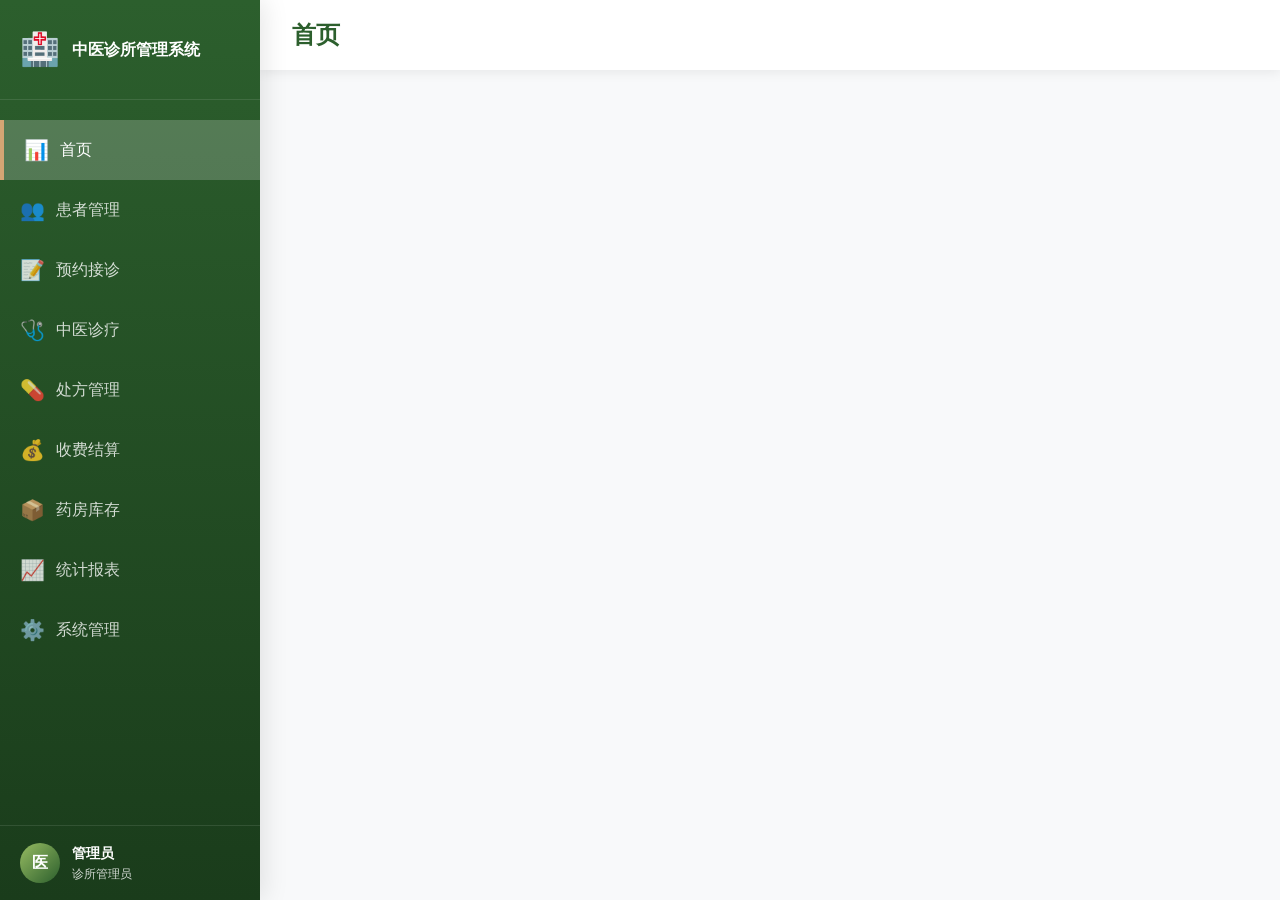
<file: index.html>
<!DOCTYPE html>
<html lang="zh-CN">
<head>
  <meta charset="UTF-8">
  <meta name="viewport" content="width=device-width, initial-scale=1.0">
  <title>中医诊所管理系统</title>
  <link rel="stylesheet" href="css/style.css">
</head>
<body>
  <!-- 侧边栏导航 -->
  <nav class="sidebar">
    <div class="sidebar-header">
      <div class="logo">
        <span class="logo-icon">🏥</span>
        <span class="logo-text">中医诊所管理系统</span>
      </div>
    </div>
    <div class="sidebar-nav">
      <div class="nav-item active" data-page="dashboard">
        <span class="nav-icon">📊</span>
        <span>首页</span>
      </div>
      <div class="nav-item" data-page="patients">
        <span class="nav-icon">👥</span>
        <span>患者管理</span>
      </div>
      <div class="nav-item" data-page="registration">
        <span class="nav-icon">📝</span>
        <span>预约接诊</span>
      </div>
      <div class="nav-item" data-page="diagnosis">
        <span class="nav-icon">🩺</span>
        <span>中医诊疗</span>
      </div>
      <div class="nav-item" data-page="prescription">
        <span class="nav-icon">💊</span>
        <span>处方管理</span>
      </div>
      <div class="nav-item" data-page="payment">
        <span class="nav-icon">💰</span>
        <span>收费结算</span>
      </div>
      <div class="nav-item" data-page="inventory">
        <span class="nav-icon">📦</span>
        <span>药房库存</span>
      </div>
      <div class="nav-item" data-page="statistics">
        <span class="nav-icon">📈</span>
        <span>统计报表</span>
      </div>
      <div class="nav-item" data-page="settings">
        <span class="nav-icon">⚙️</span>
        <span>系统管理</span>
      </div>
    </div>
    <div class="sidebar-footer">
      <div class="user-info">
        <div class="avatar">医</div>
        <div class="user-details">
          <div class="user-name">管理员</div>
          <div class="user-role">诊所管理员</div>
        </div>
      </div>
    </div>
  </nav>

  <!-- 主内容区 -->
  <main class="main-content">
    <header class="top-bar">
      <h1 class="page-title" id="page-title">首页</h1>
      <div class="top-bar-actions">
        <span class="date" id="current-date"></span>
      </div>
    </header>

    <div class="content" id="content">
      <!-- 动态加载页面内容 -->
    </div>
  </main>

  <!-- 全局通知 -->
  <div class="toast-container" id="toast-container"></div>

  <script src="js/data.js"></script>
  <script src="js/utils.js"></script>
  <script src="js/app.js"></script>
</body>
</html>
</file>
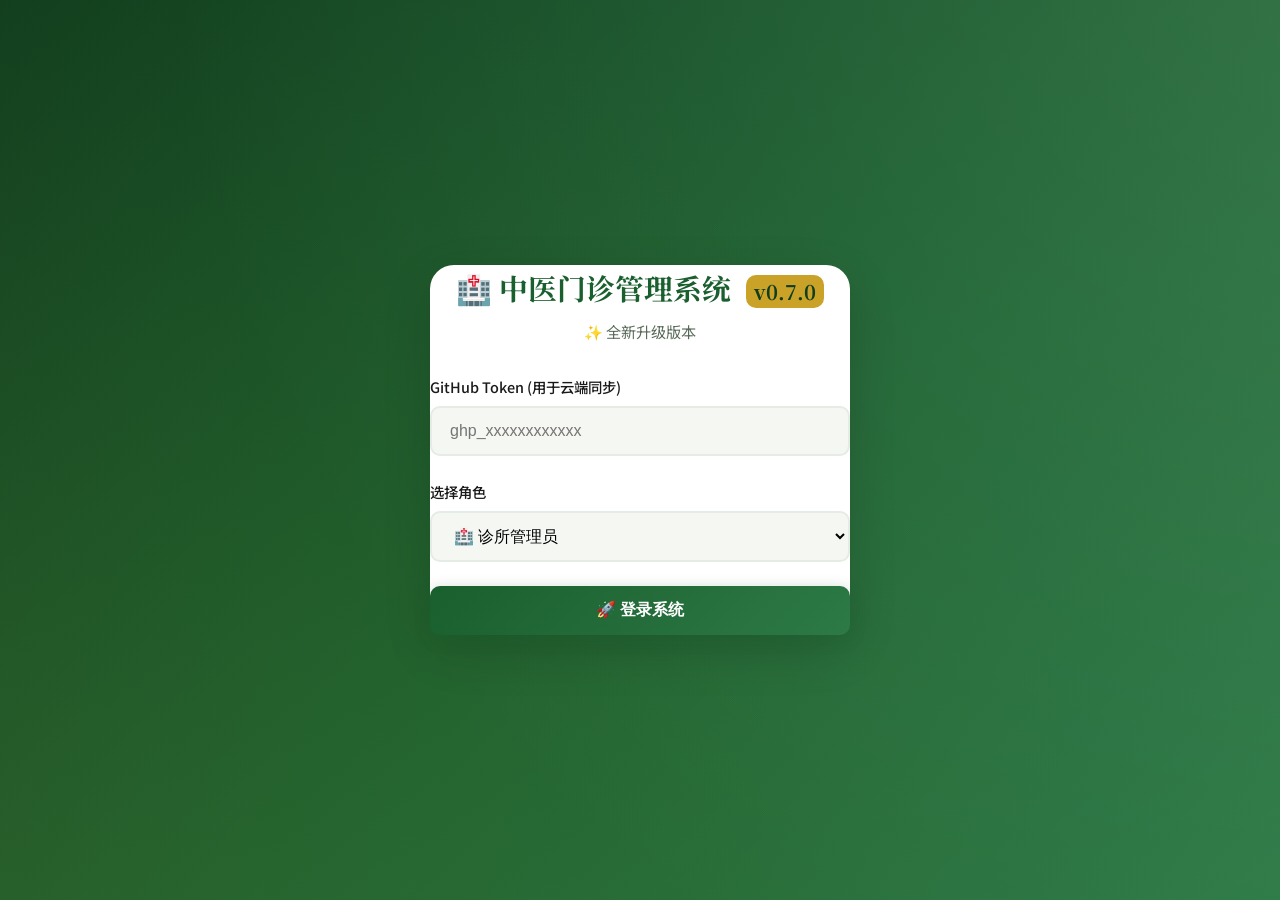
<file: frontend/index.html>
<!DOCTYPE html>
<html lang="zh-CN">
<head>
    <meta charset="UTF-8">
    <meta name="viewport" content="width=device-width, initial-scale=1.0">
    <title>🏥 中医门诊管理系统 v0.7.0</title>
    <link rel="preconnect" href="https://fonts.googleapis.com">
    <link rel="preconnect" href="https://fonts.gstatic.com" crossorigin>
    <link href="https://fonts.googleapis.com/css2?family=Noto+Sans+SC:wght@300;400;500;700&family=Noto+Serif+SC:wght@400;600;700&display=swap" rel="stylesheet">
    <style>
        :root {
            --primary: #1a5f2e; --primary-light: #2d7a46; --primary-dark: #0f3d1e;
            --primary-alpha: rgba(26, 95, 46, 0.1);
            --accent: #c9a227; --accent-light: #e8c547; --accent-dark: #a68520;
            --bg-main: #f5f7f2; --bg-card: #ffffff;
            --text-primary: #1a1a1a; --text-secondary: #5a6a5a; --text-muted: #8a9a8a;
            --success: #22a855; --warning: #e8a832; --danger: #dc3545; --info: #3b82c4;
            --shadow-sm: 0 1px 3px rgba(0,0,0,0.08); --shadow-md: 0 4px 12px rgba(0,0,0,0.1);
            --shadow-lg: 0 8px 24px rgba(0,0,0,0.12); --shadow-xl: 0 16px 48px rgba(0,0,0,0.15);
            --radius-sm: 6px; --radius-md: 10px; --radius-lg: 16px; --radius-xl: 24px;
            --space-xs: 4px; --space-sm: 8px; --space-md: 16px; --space-lg: 24px; --space-xl: 32px;
        }
        * { margin: 0; padding: 0; box-sizing: border-box; }
        html { font-size: 16px; }
        body { font-family: 'Noto Sans SC', -apple-system, sans-serif; background: var(--bg-main); color: var(--text-primary); line-height: 1.6; -webkit-font-smoothing: antialiased; }
        
        .login-page { min-height: 100vh; display: flex; align-items: center; justify-content: center; background: linear-gradient(135deg, var(--primary-dark), var(--primary), var(--primary-light)); padding: var(--space-lg); position: relative; overflow: hidden; }
        .login-page::before { content: ''; position: absolute; top: -50%; left: -50%; width: 200%; height: 200%; background: radial-gradient(circle at 20% 80%, rgba(201,162,39,0.1), transparent 50%), radial-gradient(circle at 80% 20%, rgba(255,255,255,0.1), transparent 50%); animation: bgFloat 20s ease-in-out infinite; }
        @keyframes bgFloat { 0%, 100% { transform: translate(0, 0); } 50% { transform: translate(-2%, -2%); } }
        
        .login-card { background: var(--bg-card); border-radius: var(--radius-xl); padding: var(--space-2xl); width: 100%; max-width: 420px; box-shadow: var(--shadow-xl); position: relative; z-index: 1; animation: slideUp 0.5s ease; }
        @keyframes slideUp { from { opacity: 0; transform: translateY(30px); } to { opacity: 1; transform: translateY(0); } }
        .login-logo { text-align: center; margin-bottom: var(--space-xl); }
        .login-logo h1 { color: var(--primary); font-size: 1.8em; font-weight: 700; margin-bottom: var(--space-sm); font-family: 'Noto Serif SC', serif; }
        .login-logo p { color: var(--text-secondary); font-size: 0.95em; }
        
        .form-group { margin-bottom: var(--space-lg); }
        .form-group label { display: block; margin-bottom: var(--space-sm); font-weight: 500; color: var(--text-primary); font-size: 0.9em; }
        .form-group input, .form-group select, .form-group textarea { width: 100%; padding: 14px 18px; border: 2px solid #e5ebe5; border-radius: var(--radius-md); font-size: 1em; transition: all 0.15s ease; background: var(--bg-main); }
        .form-group input:focus, .form-group select:focus, .form-group textarea:focus { outline: none; border-color: var(--primary); background: var(--bg-card); box-shadow: 0 0 0 4px var(--primary-alpha); }
        
        .btn { padding: 14px 28px; border: none; border-radius: var(--radius-md); cursor: pointer; font-size: 1em; font-weight: 600; transition: all 0.25s ease; display: inline-flex; align-items: center; justify-content: center; gap: var(--space-sm); }
        .btn-primary { background: linear-gradient(135deg, var(--primary), var(--primary-light)); color: white; box-shadow: 0 4px 15px rgba(26,95,46,0.3); }
        .btn-primary:hover { transform: translateY(-2px); box-shadow: 0 8px 25px rgba(26,95,46,0.4); }
        .btn-secondary { background: var(--bg-main); color: var(--text-primary); border: 2px solid #e5ebe5; }
        .btn-secondary:hover { border-color: var(--primary); color: var(--primary); }
        .btn-danger { background: var(--danger); color: white; }
        .btn-sm { padding: 8px 16px; font-size: 0.85em; }
        .btn-block { width: 100%; }
        
        .main-app { display: none; min-height: 100vh; }
        .main-app.active { display: block; }
        
        .header { background: linear-gradient(135deg, var(--primary), var(--primary-dark)); color: white; padding: var(--space-md) var(--space-lg); display: flex; justify-content: space-between; align-items: center; box-shadow: var(--shadow-md); position: sticky; top: 0; z-index: 100; }
        .header h1 { font-size: 1.3em; font-weight: 600; font-family: 'Noto Serif SC', serif; }
        .user-info { display: flex; align-items: center; gap: var(--space-md); }
        .user-avatar { width: 40px; height: 40px; background: var(--accent); border-radius: 50%; display: flex; align-items: center; justify-content: center; font-weight: 700; color: var(--primary-dark); font-size: 1.1em; }
        
        .nav { display: flex; background: var(--bg-card); padding: 0 var(--space-lg); box-shadow: var(--shadow-sm); overflow-x: auto; position: sticky; top: 60px; z-index: 99; }
        .nav::-webkit-scrollbar { height: 4px; }
        .nav::-webkit-scrollbar-track { background: var(--bg-main); }
        .nav::-webkit-scrollbar-thumb { background: var(--primary-light); border-radius: 2px; }
        .nav-item { padding: var(--space-md) var(--space-lg); cursor: pointer; border-bottom: 3px solid transparent; white-space: nowrap; color: var(--text-secondary); font-weight: 500; transition: all 0.15s ease; }
        .nav-item:hover { color: var(--primary); background: var(--primary-alpha); }
        .nav-item.active { color: var(--primary); border-bottom-color: var(--primary); }
        
        .container { max-width: 1400px; margin: 0 auto; padding: var(--space-lg); }
        .panel { display: none; animation: fadeIn 0.3s ease; }
        .panel.active { display: block; }
        @keyframes fadeIn { from { opacity: 0; } to { opacity: 1; } }
        
        .card { background: var(--bg-card); border-radius: var(--radius-lg); padding: var(--space-lg); margin-bottom: var(--space-lg); box-shadow: var(--shadow-sm); transition: all 0.25s ease; }
        .card:hover { box-shadow: var(--shadow-md); }
        .card-header { display: flex; justify-content: space-between; align-items: center; margin-bottom: var(--space-lg); padding-bottom: var(--space-md); border-bottom: 2px solid #e5ebe5; flex-wrap: wrap; gap: var(--space-md); }
        .card-header h3 { color: var(--primary); font-size: 1.2em; font-family: 'Noto Serif SC', serif; }
        
        .table { width: 100%; border-collapse: separate; border-spacing: 0; }
        .table th { background: linear-gradient(135deg, #f8faf8, #f0f4f0); color: var(--primary); padding: var(--space-md); text-align: left; font-weight: 600; border-bottom: 2px solid var(--primary-light); font-size: 0.9em; text-transform: uppercase; letter-spacing: 0.5px; }
        .table th:first-child { border-radius: var(--radius-md) 0 0 0; }
        .table th:last-child { border-radius: 0 var(--radius-md) 0 0; }
        .table td { padding: var(--space-md); border-bottom: 1px solid #e5ebe5; font-size: 0.95em; }
        .table tbody tr { transition: all 0.15s ease; }
        .table tbody tr:nth-child(odd) { background: #fafefa; }
        .table tbody tr:hover { background: #e8f5e9; transform: scale(1.005); }
        .table-responsive { overflow-x: auto; border-radius: var(--radius-md); box-shadow: var(--shadow-sm); }
        
        .tag { display: inline-block; padding: 4px 12px; border-radius: 20px; font-size: 0.8em; font-weight: 500; }
        .tag-success { background: #d4edda; color: #155724; }
        .tag-warning { background: #fff3cd; color: #856404; }
        .tag-danger { background: #f8d7da; color: #721c24; }
        .tag-info { background: #d1ecf1; color: #0c5460; }
        
        .grid-2, .grid-3, .grid-4 { display: grid; gap: var(--space-md); }
        .grid-2 { grid-template-columns: repeat(2, 1fr); }
        .grid-3 { grid-template-columns: repeat(3, 1fr); }
        .grid-4 { grid-template-columns: repeat(4, 1fr); }
        @media (max-width: 1024px) { .grid-4 { grid-template-columns: repeat(2, 1fr); } }
        @media (max-width: 768px) { .grid-2, .grid-3, .grid-4 { grid-template-columns: 1fr; } }
        
        .stat-card { background: linear-gradient(135deg, var(--primary), var(--primary-light)); color: white; padding: var(--space-lg); border-radius: var(--radius-lg); text-align: center; position: relative; overflow: hidden; }
        .stat-card::before { content: ''; position: absolute; top: -50%; right: -50%; width: 100%; height: 100%; background: radial-gradient(circle, rgba(255,255,255,0.1), transparent 70%); }
        .stat-card .num { font-size: 2.5em; font-weight: 700; line-height: 1; margin-bottom: var(--space-xs); }
        .stat-card .label { font-size: 0.9em; opacity: 0.9; }
        
        .sync-bar { position: fixed; top: 0; left: 0; right: 0; background: var(--primary-dark); color: white; padding: 10px var(--space-lg); text-align: center; font-size: 0.9em; z-index: 1000; display: none; font-weight: 500; }
        .sync-bar.show { display: block; animation: slideDown 0.3s ease; }
        .sync-bar.syncing { background: var(--warning); }
        .sync-bar.success { background: var(--success); }
        .sync-bar.error { background: var(--danger); }
        @keyframes slideDown { from { transform: translateY(-100%); } to { transform: translateY(0); } }
        
        .toast { position: fixed; bottom: 30px; right: 30px; background: var(--primary); color: white; padding: 16px 28px; border-radius: var(--radius-md); z-index: 2000; transform: translateY(100px); opacity: 0; transition: all 0.3s ease; box-shadow: var(--shadow-lg); font-weight: 500; }
        .toast.show { transform: translateY(0); opacity: 1; }
        @media (max-width: 576px) { .toast { left: 20px; right: 20px; bottom: 20px; } }
        
        .modal { display: none; position: fixed; top: 0; left: 0; width: 100%; height: 100%; background: rgba(0,0,0,0.5); z-index: 1000; align-items: center; justify-content: center; padding: var(--space-lg); backdrop-filter: blur(4px); }
        .modal.show { display: flex; animation: fadeIn 0.2s ease; }
        .modal-content { background: var(--bg-card); border-radius: var(--radius-xl); padding: var(--space-xl); width: 100%; max-width: 700px; max-height: 85vh; overflow-y: auto; box-shadow: var(--shadow-xl); }
        .modal-header { display: flex; justify-content: space-between; align-items: center; margin-bottom: var(--space-lg); padding-bottom: var(--space-md); border-bottom: 2px solid #e5ebe5; }
        .modal-header h3 { color: var(--primary); font-family: 'Noto Serif SC', serif; }
        .close-btn { background: none; border: none; font-size: 1.5em; cursor: pointer; color: var(--text-secondary); transition: color 0.15s ease; }
        .close-btn:hover { color: var(--danger); }
        
        .herb-list { display: grid; grid-template-columns: repeat(auto-fill, minmax(280px, 1fr)); gap: var(--space-md); }
        .herb-card { background: linear-gradient(135deg, #f8faf8 0%, #f0f7f0 100%); border: 1px solid #e5ebe5; border-radius: var(--radius-md); padding: var(--space-md); cursor: pointer; transition: all 0.3s ease; }
        .herb-card:hover { border-color: var(--primary-light); transform: translateY(-4px); box-shadow: 0 8px 20px rgba(26,95,46,0.15); }
        .herb-card h4 { color: var(--primary); margin-bottom: var(--space-sm); font-weight: 600; }
        .herb-card-actions { display: flex; gap: var(--space-sm); margin-top: var(--space-md); }
        
        .tcm-section { margin: var(--space-lg) 0; }
        .tcm-section h4 { color: var(--primary); margin-bottom: var(--space-md); font-weight: 600; }
        textarea { resize: vertical; min-height: 100px; }
        
        .empty-state { text-align: center; padding: var(--space-2xl) var(--space-lg); color: var(--text-secondary); }
        .empty-state .icon { font-size: 3em; margin-bottom: var(--space-md); }
        
        .btn-group { display: flex; gap: var(--space-sm); flex-wrap: wrap; }
        .select-wrapper { position: relative; }
        .select-wrapper select { appearance: none; padding-right: 45px; }
        .select-wrapper::after { content: '▼'; position: absolute; right: 18px; top: 50%; transform: translateY(-50%); color: var(--primary); pointer-events: none; font-size: 0.7em; }
        
        .version-badge { background: var(--accent); color: var(--primary-dark); padding: 2px 8px; border-radius: 10px; font-size: 0.7em; font-weight: 700; margin-left: var(--space-sm); }
    </style>
</head>
<body>
    <div id="syncBar" class="sync-bar">☁️ 正在同步到云端...</div>
    
    <div id="loginPage" class="login-page">
        <div class="login-card">
            <div class="login-logo">
                <h1>🏥 中医门诊管理系统 <span class="version-badge">v0.7.0</span></h1>
                <p>✨ 全新升级版本</p>
            </div>
            <div class="form-group">
                <label>GitHub Token (用于云端同步)</label>
                <input type="password" id="githubToken" placeholder="ghp_xxxxxxxxxxxx">
            </div>
            <div class="form-group">
                <label>选择角色</label>
                <select id="roleSelect">
                    <option value="admin">🏥 诊所管理员</option>
                    <option value="doctor">👨‍⚕️ 中医师</option>
                    <option value="pharmacist">药剂师</option>
                </select>
            </div>
            <button class="btn btn-primary btn-block" onclick="login()">🚀 登录系统</button>
        </div>
    </div>

    <div id="mainApp" class="main-app">
        <div class="header">
            <h1>🏥 中医门诊管理系统 <span class="version-badge">v0.7.0</span></h1>
            <div class="user-info">
                <span id="userName">医</span>
                <div class="user-avatar" id="userAvatar">医</div>
            </div>
        </div>

        <div class="nav" id="mainNav">
            <div class="nav-item active" data-panel="home">📊 首页</div>
            <div class="nav-item" data-panel="patients">👥 患者管理</div>
            <div class="nav-item" data-panel="appointments">📝 预约接诊</div>
            <div class="nav-item" data-panel="diagnosis">🩺 中医诊疗</div>
            <div class="nav-item" data-panel="prescriptions">💊 处方管理</div>
            <div class="nav-item" data-panel="billing">💰 收费结算</div>
            <div class="nav-item" data-panel="inventory">📦 药房库存</div>
            <div class="nav-item" data-panel="reports">📈 统计报表</div>
            <div class="nav-item" data-panel="settings">⚙️ 系统管理</div>
        </div>

        <div class="container">
            <div id="home" class="panel active">
                <div class="grid-4" style="margin-bottom: var(--space-lg);">
                    <div class="stat-card">
                        <div class="num">128</div>
                        <div class="label">今日患者</div>
                    </div>
                    <div class="stat-card" style="background: linear-gradient(135deg, #c9a227, #e8c547);">
                        <div class="num">45</div>
                        <div class="label">待接诊</div>
                    </div>
                    <div class="stat-card" style="background: linear-gradient(135deg, #3b82c4, #60a5fa);">
                        <div class="num">83</div>
                        <div class="label">已完成</div>
                    </div>
                    <div class="stat-card" style="background: linear-gradient(135deg, #22a855, #4ade80);">
                        <div class="num">2,580</div>
                        <div class="label">累计患者</div>
                    </div>
                </div>

                <div class="grid-2">
                    <div class="card">
                        <div class="card-header">
                            <h3>📋 今日待办</h3>
                        </div>
                        <div class="table-responsive">
                            <table class="table">
                                <thead>
                                    <tr><th>时间</th><th>患者</th><th>项目</th><th>状态</th></tr>
                                </thead>
                                <tbody>
                                    <tr><td>09:00</td><td>张三</td><td>中医诊疗</td><td><span class="tag tag-warning">待接诊</span></td></tr>
                                    <tr><td>09:30</td><td>李四</td><td>复诊</td><td><span class="tag tag-warning">待接诊</span></td></tr>
                                    <tr><td>10:00</td><td>王五</td><td>针灸治疗</td><td><span class="tag tag-success">已确认</span></td></tr>
                                </tbody>
                            </table>
                        </div>
                    </div>

                    <div class="card">
                        <div class="card-header">
                            <h3>📊 今日数据</h3>
                        </div>
                        <div style="padding: var(--space-md);">
                            <div style="display: flex; justify-content: space-between; padding: 10px 0; border-bottom: 1px solid #e5ebe5;"><span>门诊量</span><strong>45 人</strong></div>
                            <div style="display: flex; justify-content: space-between; padding: 10px 0; border-bottom: 1px solid #e5ebe5;"><span>处方数</span><strong>38 份</strong></div>
                            <div style="display: flex; justify-content: space-between; padding: 10px 0; border-bottom: 1px solid #e5ebe5;"><span>营收</span><strong>¥12,580</strong></div>
                            <div style="display: flex; justify-content: space-between; padding: 10px 0;"><span>配药</span><strong>32 副</strong></div>
                        </div>
                    </div>
                </div>
            </div>

            <div id="patients" class="panel">
                <div class="card">
                    <div class="card-header">
                        <h3>👥 患者管理</h3>
                        <div class="btn-group">
                            <button class="btn btn-primary btn-sm" onclick="showModal('patientModal')">➕ 添加患者</button>
                        </div>
                    </div>
                    <div class="table-responsive">
                        <table class="table">
                            <thead>
                                <tr><th>ID</th><th>姓名</th><th>性别</th><th>年龄</th><th>电话</th><th>状态</th><th>操作</th></tr>
                            </thead>
                            <tbody id="patientsTable">
                                <tr><td>P001</td><td>张三</td><td>男</td><td>45</td><td>13800138000</td><td><span class="tag tag-success">正常</span></td><td><button class="btn btn-secondary btn-sm">查看</button></td></tr>
                            </tbody>
                        </table>
                    </div>
                </div>
            </div>

            <div id="appointments" class="panel"><div class="card"><div class="card-header"><h3>📝 预约接诊</h3></div><div class="empty-state"><div class="icon">📅</div><p>预约管理系统 - 开发中...</p></div></div></div>
            <div id="diagnosis" class="panel"><div class="card"><div class="card-header"><h3>🩺 中医诊疗</h3></div><div class="empty-state"><div class="icon">🩺</div><p>中医诊疗系统 - 开发中...</p></div></div></div>
            <div id="prescriptions" class="panel"><div class="card"><div class="card-header"><h3>💊 处方管理</h3></div><div class="empty-state"><div class="icon">💊</div><p>处方管理系统 - 开发中...</p></div></div></div>
            <div id="billing" class="panel"><div class="card"><div class="card-header"><h3>💰 收费结算</h3></div><div class="empty-state"><div class="icon">💰</div><p>收费系统 - 开发中...</p></div></div></div>
            <div id="inventory" class="panel"><div class="card"><div class="card-header"><h3>📦 药房库存</h3><div class="btn-group"><button class="btn btn-primary btn-sm">➕ 入库</button><button class="btn btn-secondary btn-sm">📤 出库</button></div></div><div class="empty-state"><div class="icon">🌿</div><p>中药库存管理 - 开发中...</p></div></div></div>
            <div id="reports" class="panel"><div class="card"><div class="card-header"><h3>📈 统计报表</h3></div><div class="empty-state"><div class="icon">📈</div><p>数据统计 - 开发中...</p></div></div></div>
            <div id="settings" class="panel"><div class="card"><div class="card-header"><h3>⚙️ 系统管理</h3></div><div class="empty-state"><div class="icon">⚙️</div><p>系统设置 - 开发中...</p></div></div></div>
        </div>
    </div>

    <div id="toast" class="toast">操作成功</div>

    <div id="patientModal" class="modal">
        <div class="modal-content">
            <div class="modal-header">
                <h3>➕ 添加患者</h3>
                <button class="close-btn" onclick="hideModal('patientModal')">&times;</button>
            </div>
            <div class="form-group"><label>姓名</label><input type="text" id="patientName" placeholder="请输入患者姓名"></div>
            <div class="grid-2">
                <div class="form-group"><label>性别</label><select id="patientGender"><option value="男">男</option><option value="女">女</option></select></div>
                <div class="form-group"><label>年龄</label><input type="number" id="patientAge" placeholder="年龄"></div>
            </div>
            <div class="form-group"><label>电话</label><input type="tel" id="patientPhone" placeholder="手机号码"></div>
            <div class="form-group"><label>备注</label><textarea id="patientNote" placeholder="其他信息..."></textarea></div>
            <div class="btn-group">
                <button class="btn btn-primary" onclick="savePatient()">保存</button>
                <button class="btn btn-secondary" onclick="hideModal('patientModal')">取消</button>
            </div>
        </div>
    </div>

    <script>
        let currentUser = null;
        let patients = [
            { id: 'P001', name: '张三', gender: '男', age: 45, phone: '13800138000', status: '正常' },
            { id: 'P002', name: '李四', gender: '女', age: 38, phone: '13900139000', status: '正常' },
            { id: 'P003', name: '王五', gender: '男', age: 52, phone: '13700137000', status: 'VIP' },
        ];

        function login() {
            const token = document.getElementById('githubToken').value;
            const role = document.getElementById('roleSelect').value;
            if (!token) { showToast('请输入 GitHub Token', 'error'); return; }
            currentUser = { name: role === 'admin' ? '管理员' : role === 'doctor' ? '中医师' : '药剂师', role: role };
            document.getElementById('loginPage').style.display = 'none';
            document.getElementById('mainApp').classList.add('active');
            document.getElementById('userName').textContent = currentUser.name;
            document.getElementById('userAvatar').textContent = currentUser.name.charAt(0);
            showToast('登录成功！欢迎使用 v0.7.0');
        }

        document.querySelectorAll('.nav-item').forEach(item => {
            item.addEventListener('click', function() {
                document.querySelectorAll('.nav-item').forEach(i => i.classList.remove('active'));
                document.querySelectorAll('.panel').forEach(p => p.classList.remove('active'));
                this.classList.add('active');
                document.getElementById(this.getAttribute('data-panel')).classList.add('active');
            });
        });

        function showModal(id) { document.getElementById(id).classList.add('show'); }
        function hideModal(id) { document.getElementById(id).classList.remove('show'); }

        function savePatient() {
            const name = document.getElementById('patientName').value;
            const gender = document.getElementById('patientGender').value;
            const age = document.getElementById('patientAge').value;
            const phone = document.getElementById('patientPhone').value;
            if (!name || !phone) { showToast('请填写必填信息', 'error'); return; }
            patients.push({ id: 'P' + String(patients.length + 1).padStart(3, '0'), name, gender, age, phone, status: '正常' });
            renderPatients();
            hideModal('patientModal');
            showToast('患者添加成功！');
            document.getElementById('patientName').value = ''; document.getElementById('patientAge').value = ''; document.getElementById('patientPhone').value = '';
        }

        function renderPatients() {
            document.getElementById('patientsTable').innerHTML = patients.map(p => `<tr><td>${p.id}</td><td>${p.name}</td><td>${p.gender}</td><td>${p.age}</td><td>${p.phone}</td><td><span class="tag ${p.status === '正常' ? 'tag-success' : 'tag-warning'}">${p.status}</span></td><td><button class="btn btn-secondary btn-sm">查看</button></td></tr>`).join('');
        }

        function showToast(message, type = 'success') {
            const toast = document.getElementById('toast');
            toast.textContent = message;
            toast.className = 'toast show';
            toast.style.background = type === 'error' ? 'var(--danger)' : 'var(--primary)';
            setTimeout(() => toast.classList.remove('show'), 3000);
        }

        renderPatients();
    </script>
</body>
</html>
</file>
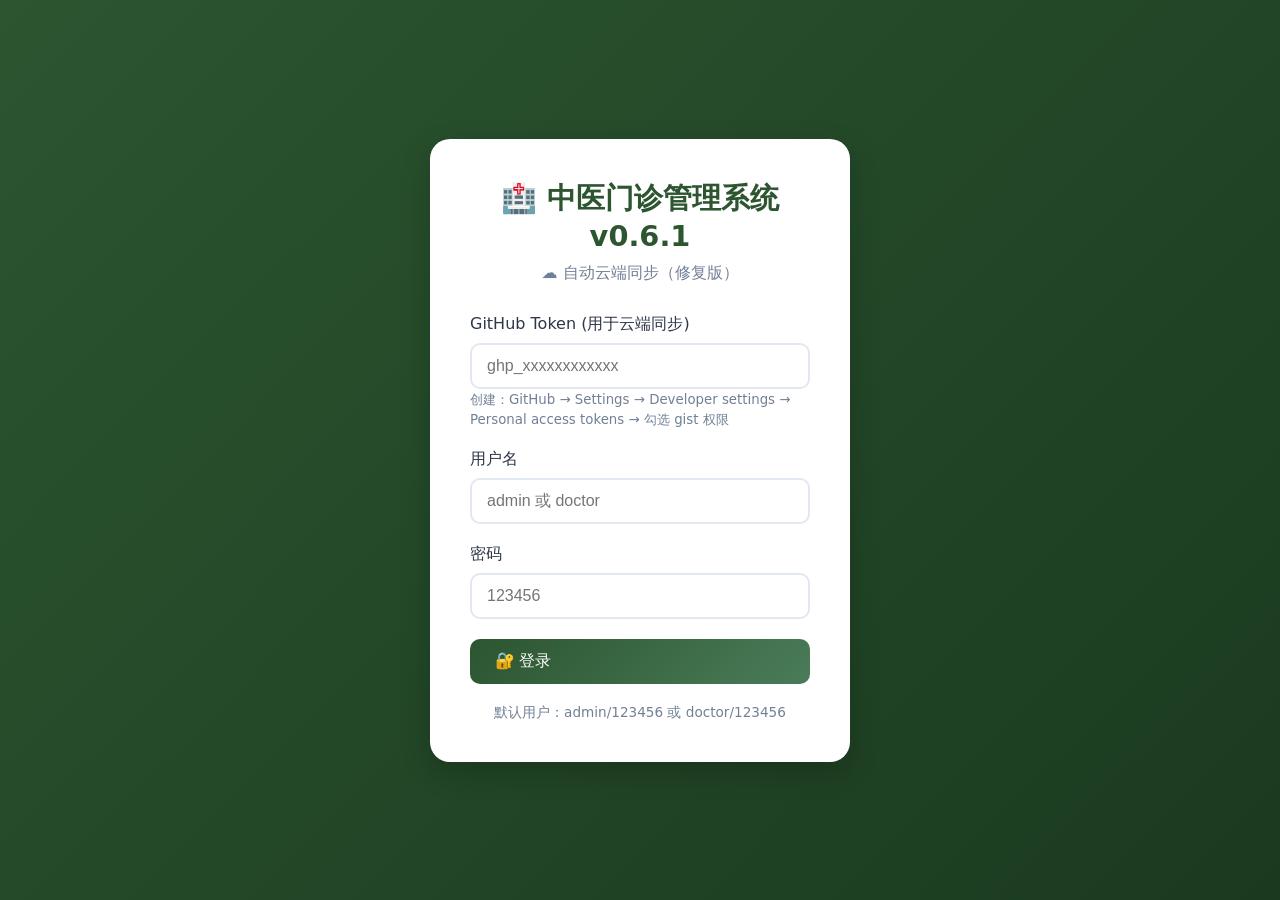
<file: frontend/index-v0.6.1-backup.html>
<!DOCTYPE html>
<html lang="zh-CN">
<head>
    <meta charset="UTF-8">
    <meta name="viewport" content="width=device-width, initial-scale=1.0">
    <title>🏥 中医门诊管理系统 v0.6.1</title>
    <style>
        :root { --primary: #2c5530; --primary-light: #4a7c59; --primary-dark: #1a3a1f; --accent: #c9a961; --bg: #f8f9fa; --text: #2d3748; --border: #e2e8f0; --success: #48bb78; --warning: #ed8936; --danger: #f56565; }
        * { margin: 0; padding: 0; box-sizing: border-box; }
        body { font-family: system-ui, sans-serif; background: var(--bg); color: var(--text); }
        .login-page { min-height: 100vh; display: flex; align-items: center; justify-content: center; background: linear-gradient(135deg, var(--primary), var(--primary-dark)); padding: 20px; }
        .login-card { background: white; border-radius: 20px; padding: 40px; width: 100%; max-width: 420px; box-shadow: 0 10px 30px rgba(0,0,0,0.2); }
        .login-logo { text-align: center; margin-bottom: 30px; }
        .login-logo h1 { color: var(--primary); font-size: 1.8em; margin-bottom: 10px; }
        .login-logo p { color: #718096; }
        .form-group { margin-bottom: 20px; }
        .form-group label { display: block; margin-bottom: 8px; font-weight: 500; }
        .form-group input, .form-group select, .form-group textarea { width: 100%; padding: 12px 15px; border: 2px solid var(--border); border-radius: 10px; font-size: 1em; }
        .form-group input:focus { outline: none; border-color: var(--primary-light); }
        .btn { padding: 12px 25px; border: none; border-radius: 10px; cursor: pointer; font-size: 1em; font-weight: 500; transition: all 0.3s; display: inline-flex; align-items: center; gap: 8px; }
        .btn-primary { background: linear-gradient(135deg, var(--primary), var(--primary-light)); color: white; }
        .btn-primary:hover { transform: translateY(-2px); box-shadow: 0 5px 15px rgba(44,85,48,0.3); }
        .btn-secondary { background: var(--bg); color: var(--text); border: 2px solid var(--border); }
        .btn-danger { background: var(--danger); color: white; }
        .btn-sm { padding: 6px 12px; font-size: 0.85em; }
        .main-app { display: none; }
        .header { background: linear-gradient(135deg, var(--primary), var(--primary-dark)); color: white; padding: 15px 20px; display: flex; justify-content: space-between; align-items: center; }
        .header h1 { font-size: 1.4em; }
        .user-info { display: flex; align-items: center; gap: 12px; }
        .user-avatar { width: 36px; height: 36px; background: var(--accent); border-radius: 50%; display: flex; align-items: center; justify-content: center; font-weight: bold; }
        .nav { display: flex; background: white; padding: 0 20px; overflow-x: auto; box-shadow: 0 2px 10px rgba(0,0,0,0.05); }
        .nav-item { padding: 15px 20px; cursor: pointer; border-bottom: 3px solid transparent; white-space: nowrap; }
        .nav-item.active { color: var(--primary); border-bottom-color: var(--primary); }
        .container { max-width: 1400px; margin: 0 auto; padding: 20px; }
        .panel { display: none; }
        .panel.active { display: block; animation: fadeIn 0.3s; }
        @keyframes fadeIn { from { opacity: 0; } to { opacity: 1; } }
        .card { background: white; border-radius: 15px; padding: 20px; margin-bottom: 20px; box-shadow: 0 4px 15px rgba(0,0,0,0.05); }
        .card-header { display: flex; justify-content: space-between; align-items: center; margin-bottom: 20px; padding-bottom: 15px; border-bottom: 2px solid var(--border); flex-wrap: wrap; gap: 10px; }
        .card-header h3 { color: var(--primary); }
        .table { width: 100%; border-collapse: collapse; }
        .table th { background: #f8faf8; color: var(--primary); padding: 12px 10px; text-align: left; font-weight: 600; border-bottom: 2px solid var(--primary-light); }
        .table td { padding: 12px 10px; border-bottom: 1px solid var(--border); }
        .table tbody tr:nth-child(odd) { background: #f8faf8; }
        .table tbody tr:nth-child(even) { background: #ffffff; }
        .table tbody tr:hover { background: #e8f5e9; transform: scale(1.005); transition: all 0.2s ease; }
        .table-responsive { overflow-x: auto; }
        .tag { padding: 4px 10px; border-radius: 20px; font-size: 0.8em; }
        .tag-success { background: #d4edda; color: #155724; }
        .tag-warning { background: #fff3cd; color: #856404; }
        .grid-2, .grid-4 { display: grid; gap: 15px; }
        .grid-2 { grid-template-columns: repeat(2, 1fr); }
        .grid-4 { grid-template-columns: repeat(4, 1fr); }
        @media (max-width: 768px) { .grid-2, .grid-4 { grid-template-columns: 1fr; } }
        .stat-card { background: linear-gradient(135deg, var(--primary), var(--primary-light)); color: white; padding: 20px; border-radius: 15px; text-align: center; }
        .stat-card .num { font-size: 2em; font-weight: bold; }
        .sync-bar { position: fixed; top: 0; left: 0; right: 0; background: var(--primary-dark); color: white; padding: 8px 20px; text-align: center; font-size: 0.9em; z-index: 1000; display: none; }
        .sync-bar.show { display: block; animation: slideDown 0.3s; }
        .sync-bar.syncing { background: var(--warning); }
        .sync-bar.success { background: var(--success); }
        .sync-bar.error { background: var(--danger); }
        @keyframes slideDown { from { transform: translateY(-100%); } to { transform: translateY(0); } }
        .toast { position: fixed; bottom: 30px; right: 30px; background: var(--primary); color: white; padding: 15px 25px; border-radius: 10px; z-index: 2000; transform: translateY(100px); opacity: 0; transition: all 0.3s; }
        .toast.show { transform: translateY(0); opacity: 1; }
        @media (max-width: 576px) { .toast { left: 20px; right: 20px; } }
        .modal { display: none; position: fixed; top: 0; left: 0; width: 100%; height: 100%; background: rgba(0,0,0,0.5); z-index: 1000; align-items: center; justify-content: center; padding: 20px; }
        .modal.show { display: flex; }
        .modal-content { background: white; border-radius: 20px; padding: 25px; width: 100%; max-width: 650px; max-height: 85vh; overflow-y: auto; }
        .modal-header { display: flex; justify-content: space-between; align-items: center; margin-bottom: 20px; padding-bottom: 15px; border-bottom: 2px solid var(--border); }
        .close-btn { background: none; border: none; font-size: 1.5em; cursor: pointer; }
        .herb-list { display: grid; grid-template-columns: repeat(auto-fill, minmax(280px, 1fr)); gap: 15px; }
        .herb-card { background: #f8faf8; border: 1px solid var(--border); border-radius: 12px; padding: 18px; cursor: pointer; transition: all 0.3s ease; }
        .herb-card:nth-child(odd) { background: linear-gradient(135deg, #f8faf8 0%, #e8f5e9 100%); }
        .herb-card:nth-child(even) { background: linear-gradient(135deg, #ffffff 0%, #fff8e1 100%); }
        .herb-card:hover { border-color: var(--primary-light); transform: translateY(-5px); box-shadow: 0 8px 20px rgba(44,85,48,0.2); }
        .herb-card:active { transform: scale(0.98); }
        .herb-card h4 { color: var(--primary); margin-bottom: 10px; }
        .herb-card-actions { display: flex; gap: 8px; margin-top: 12px; }
        .tcm-section { margin: 20px 0; }
        .tcm-section h4 { color: var(--primary); margin-bottom: 12px; }
        textarea { resize: vertical; min-height: 80px; }
        .empty-state { text-align: center; padding: 50px 20px; color: #718096; }
        .empty-state .icon { font-size: 3em; margin-bottom: 15px; }
        .btn-group { display: flex; gap: 10px; flex-wrap: wrap; }
        .select-wrapper { position: relative; }
        .select-wrapper select { appearance: none; padding-right: 40px; }
        .select-wrapper::after { content: '▼'; position: absolute; right: 15px; top: 50%; transform: translateY(-50%); color: var(--primary); pointer-events: none; }
    </style>
</head>
<body>
    <div id="syncBar" class="sync-bar">☁️ 正在同步到云端...</div>
    <div id="loginPage" class="login-page">
        <div class="login-card">
            <div class="login-logo">
                <h1>🏥 中医门诊管理系统 v0.6.1</h1>
                <p>☁️ 自动云端同步（修复版）</p>
            </div>
            <div class="form-group">
                <label>GitHub Token (用于云端同步)</label>
                <input type="password" id="githubToken" placeholder="ghp_xxxxxxxxxxxx">
                <small style="color:#718096">创建：GitHub → Settings → Developer settings → Personal access tokens → 勾选 gist 权限</small>
            </div>
            <div class="form-group">
                <label>用户名</label>
                <input type="text" id="username" placeholder="admin 或 doctor">
            </div>
            <div class="form-group">
                <label>密码</label>
                <input type="password" id="password" placeholder="123456">
            </div>
            <button class="btn btn-primary" style="width:100%" onclick="login()">🔐 登录</button>
            <p style="text-align:center;margin-top:20px;color:#718096;font-size:0.85em">默认用户：admin/123456 或 doctor/123456</p>
        </div>
    </div>
    <div id="mainApp" class="main-app">
        <div class="header">
            <h1>🏥 中医门诊管理系统</h1>
            <div class="user-info">
                <div class="user-avatar" id="userAvatar">A</div>
                <span id="userName">Admin</span>
                <button class="btn btn-secondary btn-sm" onclick="logout()">退出</button>
            </div>
        </div>
        <div class="nav">
            <div class="nav-item active" onclick="showPanel('dashboard')">📊 工作台</div>
            <div class="nav-item" onclick="showPanel('register')">📋 挂号登记</div>
            <div class="nav-item" onclick="showPanel('patients')">👥 患者管理</div>
            <div class="nav-item" onclick="showPanel('records')">📝 病例管理</div>
            <div class="nav-item" onclick="showPanel('prescriptions')">💊 方剂库</div>
        </div>
        <div class="container">
            <div id="dashboard" class="panel active">
                <div class="card">
                    <div class="card-header">
                        <h3>☁️ 云端同步状态</h3>
                        <span id="syncStatus" class="tag tag-success">🟢 已同步</span>
                    </div>
                    <p id="syncInfo" style="color:#718096">最后同步：--</p>
                </div>
                <div class="grid-4">
                    <div class="stat-card"><div class="num" id="statPatients">0</div><div>总患者数</div></div>
                    <div class="stat-card"><div class="num" id="statToday">0</div><div>今日挂号</div></div>
                    <div class="stat-card"><div class="num" id="statRecords">0</div><div>病例总数</div></div>
                    <div class="stat-card"><div class="num" id="statPrescriptions">0</div><div>方剂数量</div></div>
                </div>
                <div class="card" style="margin-top:20px"><div class="card-header"><h3>📅 今日概览</h3></div><div id="todayList"></div></div>
            </div>
            <div id="register" class="panel">
                <div class="card">
                    <div class="card-header"><h3>📋 新患者挂号</h3></div>
                    <div class="grid-2">
                        <div class="form-group"><label>患者姓名 *</label><input type="text" id="regName"></div>
                        <div class="form-group"><label>性别</label><select id="regGender"><option value="男">男</option><option value="女">女</option></select></div>
                        <div class="form-group"><label>年龄</label><input type="number" id="regAge"></div>
                        <div class="form-group"><label>联系电话</label><input type="tel" id="regPhone"></div>
                    </div>
                    <div class="form-group"><label>主诉症状</label><textarea id="regSymptom" rows="2"></textarea></div>
                    <div class="btn-group"><button class="btn btn-primary" onclick="registerPatient()">✅ 完成挂号</button><button class="btn btn-secondary" onclick="clearRegisterForm()">🔄 重置</button></div>
                </div>
            </div>
            <div id="patients" class="panel">
                <div class="card">
                    <div class="card-header"><h3>👥 患者列表</h3><button class="btn btn-primary btn-sm" onclick="showPanel('register')">➕ 新挂号</button></div>
                    <div class="table-responsive"><table class="table"><thead><tr><th>单号</th><th>姓名</th><th>性别</th><th>年龄</th><th>电话</th><th>主诉</th><th>日期</th><th>操作</th></tr></thead><tbody id="patientList"></tbody></table></div>
                </div>
            </div>
            <div id="records" class="panel">
                <div class="card">
                    <div class="card-header"><h3>📝 病例列表</h3><button class="btn btn-primary btn-sm" onclick="openRecordModal()">➕ 新建病例</button></div>
                    <div class="table-responsive"><table class="table"><thead><tr><th>病例号</th><th>患者</th><th>辨证</th><th>方剂</th><th>医师</th><th>日期</th><th>操作</th></tr></thead><tbody id="recordList"></tbody></table></div>
                </div>
            </div>
            <div id="prescriptions" class="panel">
                <div class="card">
                    <div class="card-header"><h3>💊 方剂库</h3><button class="btn btn-primary btn-sm" onclick="openPrescriptionModal()">➕ 新增方剂</button></div>
                    <div class="herb-list" id="prescriptionList"></div>
                </div>
            </div>
        </div>
    </div>
    <div id="recordModal" class="modal">
        <div class="modal-content">
            <div class="modal-header"><h3>📝 新建/编辑病例</h3><button class="close-btn" onclick="closeModal('recordModal')">&times;</button></div>
            <div class="form-group"><label>选择患者</label><div class="select-wrapper"><select id="recordPatient"></select></div></div>
            <div class="tcm-section"><h4>🔍 四诊信息</h4><div class="grid-2"><div class="form-group"><label>望诊</label><textarea id="tcmWang" rows="2"></textarea></div><div class="form-group"><label>闻诊</label><textarea id="tcmWen" rows="2"></textarea></div></div><div class="grid-2"><div class="form-group"><label>问诊</label><textarea id="tcmWen2" rows="2"></textarea></div><div class="form-group"><label>切诊</label><textarea id="tcmQie" rows="2"></textarea></div></div></div>
            <div class="tcm-section"><h4>📋 辨证论治</h4><div class="form-group"><label>辨证</label><input type="text" id="tcmDiagnosis"></div><div class="form-group"><label>治法</label><input type="text" id="tcmTreatment"></div></div>
            <div class="tcm-section"><h4>💊 处方用药</h4><div class="form-group"><label>选择方剂</label><div class="select-wrapper"><select id="tcmPrescription" onchange="loadPrescription(this.value)"><option value="">-- 选择经典方剂 --</option></select></div></div><div class="form-group"><label>方药组成</label><textarea id="tcmHerbs" rows="3"></textarea></div><div class="form-group"><label>医嘱</label><textarea id="tcmAdvice" rows="2"></textarea></div></div>
            <div class="btn-group"><button class="btn btn-primary" onclick="saveRecord()">💾 保存</button><button class="btn btn-secondary" onclick="closeModal('recordModal')">取消</button></div>
        </div>
    </div>
    <div id="prescriptionModal" class="modal">
        <div class="modal-content">
            <div class="modal-header"><h3>💊 新增/编辑方剂</h3><button class="close-btn" onclick="closeModal('prescriptionModal')">&times;</button></div>
            <div class="form-group"><label>方剂名称 *</label><input type="text" id="prescName"></div>
            <div class="form-group"><label>出处</label><input type="text" id="prescSource"></div>
            <div class="form-group"><label>组成</label><textarea id="prescComposition" rows="3"></textarea></div>
            <div class="form-group"><label>功效</label><textarea id="prescEffect" rows="2"></textarea></div>
            <div class="form-group"><label>主治</label><textarea id="prescIndication" rows="2"></textarea></div>
            <div class="btn-group"><button class="btn btn-primary" onclick="savePrescription()">💾 保存</button><button class="btn btn-secondary" onclick="closeModal('prescriptionModal')">取消</button></div>
        </div>
    </div>
    <div id="toast" class="toast"></div>
    <script>
        const users = [{username:'admin',password:'123456',name:'管理员',role:'admin'},{username:'doctor',password:'123456',name:'张医师',role:'doctor'}];
        let currentUser = null, githubToken = '';
        let patients = JSON.parse(localStorage.getItem('tcm_patients')) || [];
        let records = JSON.parse(localStorage.getItem('tcm_records')) || [];
        let prescriptions = JSON.parse(localStorage.getItem('tcm_prescriptions')) || [];
        let autoSyncTimer = null, pendingSync = false;
        const classicPrescriptions = [
            {name:'四君子汤',source:'《太平惠民和剂局方》',composition:'党参 15g、白术 12g、茯苓 15g、甘草 6g',effect:'益气健脾',indication:'脾胃气虚证'},
            {name:'四物汤',source:'《太平惠民和剂局方》',composition:'熟地 15g、当归 12g、白芍 12g、川芎 9g',effect:'补血调血',indication:'营血虚滞证'},
            {name:'六味地黄丸',source:'《小儿药证直诀》',composition:'熟地 24g、山茱萸 12g、山药 12g、泽泻 9g、丹皮 9g、茯苓 9g',effect:'滋阴补肾',indication:'肾阴虚证'},
            {name:'小柴胡汤',source:'《伤寒论》',composition:'柴胡 12g、黄芩 9g、人参 9g、半夏 9g、甘草 6g、生姜 9g、大枣 4 枚',effect:'和解少阳',indication:'少阳证'},
            {name:'桂枝汤',source:'《伤寒论》',composition:'桂枝 9g、白芍 9g、甘草 6g、生姜 9g、大枣 3 枚',effect:'解肌发表',indication:'外感风寒表虚证'},
            {name:'麻黄汤',source:'《伤寒论》',composition:'麻黄 9g、桂枝 6g、杏仁 9g、甘草 3g',effect:'发汗解表',indication:'外感风寒表实证'},
            {name:'补中益气汤',source:'《脾胃论》',composition:'黄芪 18g、党参 12g、白术 12g、当归 9g、陈皮 6g、升麻 6g、柴胡 6g、甘草 6g',effect:'补中益气',indication:'脾胃气虚证'},
            {name:'逍遥散',source:'《太平惠民和剂局方》',composition:'柴胡 9g、当归 9g、白芍 9g、白术 9g、茯苓 9g、甘草 6g、薄荷 3g、生姜 3 片',effect:'疏肝解郁',indication:'肝郁血虚脾弱证'},
            {name:'二陈汤',source:'《太平惠民和剂局方》',composition:'半夏 15g、陈皮 15g、茯苓 9g、甘草 5g',effect:'燥湿化痰',indication:'湿痰证'},
            {name:'平胃散',source:'《太平惠民和剂局方》',composition:'苍术 12g、厚朴 9g、陈皮 9g、甘草 5g',effect:'燥湿运脾',indication:'湿滞脾胃证'},
            {name:'藿香正气散',source:'《太平惠民和剂局方》',composition:'藿香 9g、紫苏 6g、白芷 6g、厚朴 9g、半夏 9g、陈皮 6g、茯苓 9g、白术 9g',effect:'解表化湿',indication:'外感风寒内伤湿滞'},
            {name:'归脾汤',source:'《济生方》',composition:'黄芪 15g、党参 12g、白术 12g、当归 9g、茯苓 9g、远志 6g、酸枣仁 9g、木香 6g',effect:'益气补血',indication:'心脾气血两虚证'},
            {name:'温胆汤',source:'《三因极一病证方论》',composition:'半夏 9g、竹茹 9g、枳实 9g、陈皮 9g、茯苓 9g、甘草 5g',effect:'理气化痰',indication:'胆胃不和证'},
            {name:'血府逐瘀汤',source:'《医林改错》',composition:'桃仁 12g、红花 9g、当归 9g、生地 9g、川芎 6g、赤芍 6g、牛膝 9g、桔梗 6g',effect:'活血化瘀',indication:'胸中血瘀证'},
            {name:'参苓白术散',source:'《太平惠民和剂局方》',composition:'党参 12g、茯苓 12g、白术 12g、山药 12g、白扁豆 9g、莲子 9g、薏苡仁 15g、砂仁 6g',effect:'益气健脾',indication:'脾虚湿盛证'},
            {name:'龙胆泻肝汤',source:'《医方集解》',composition:'龙胆草 6g、黄芩 9g、栀子 9g、泽泻 9g、木通 6g、车前子 9g、当归 6g、生地 9g',effect:'清泻肝胆',indication:'肝胆实火证'},
            {name:'银翘散',source:'《温病条辨》',composition:'金银花 15g、连翘 15g、桔梗 6g、薄荷 6g、竹叶 6g、甘草 5g、荆芥 6g、淡豆豉 6g',effect:'辛凉透表',indication:'温病初起'},
            {name:'清营汤',source:'《温病条辨》',composition:'犀角 3g、生地 15g、玄参 9g、竹叶心 3g、麦冬 9g、丹参 6g、黄连 5g、金银花 9g',effect:'清营解毒',indication:'热入营分证'},
            {name:'安宫牛黄丸',source:'《温病条辨》',composition:'牛黄 30g、郁金 30g、犀角 30g、黄连 30g、朱砂 30g、冰片 7.5g、麝香 7.5g',effect:'清热解毒',indication:'热病神昏'},
            {name:'肾气丸',source:'《金匮要略》',composition:'熟地 24g、山药 12g、山茱萸 12g、泽泻 9g、茯苓 9g、丹皮 9g、桂枝 3g、附子 3g',effect:'补肾助阳',indication:'肾阳不足证'}
        ];
        function saveData() { localStorage.setItem('tcm_patients', JSON.stringify(patients)); localStorage.setItem('tcm_records', JSON.stringify(records)); localStorage.setItem('tcm_prescriptions', JSON.stringify(prescriptions)); scheduleAutoSync(); }
        function login() { githubToken = document.getElementById('githubToken').value; if (githubToken) localStorage.setItem('tcm_token', githubToken); const u = document.getElementById('username').value, p = document.getElementById('password').value; const user = users.find(x => x.username === u && x.password === p); if (user) { currentUser = user; localStorage.setItem('tcm_user', JSON.stringify(user)); showMainApp(); } else { showToast('❌ 用户名或密码错误'); } }
        function logout() { localStorage.removeItem('tcm_user'); location.reload(); }
        function showMainApp() { document.getElementById('loginPage').style.display = 'none'; document.getElementById('mainApp').style.display = 'block'; document.getElementById('userAvatar').textContent = currentUser.name[0]; document.getElementById('userName').textContent = currentUser.name; githubToken = localStorage.getItem('tcm_token') || ''; initApp(); if (githubToken) { syncFromGitHub(true); startAutoSync(); } else { updateSyncStatus('offline', '⚠️ 未配置 Token，仅本地存储'); } }
        function initApp() { if (prescriptions.length === 0) { prescriptions = classicPrescriptions.map((p, i) => ({ ...p, id: 'p' + i })); saveData(); } updateStats(); renderPatients(); renderRecords(); renderPrescriptions(); }
        function showPanel(id) { document.querySelectorAll('.panel').forEach(p => p.classList.remove('active')); document.querySelectorAll('.nav-item').forEach(n => n.classList.remove('active')); document.getElementById(id).classList.add('active'); event.target.classList.add('active'); if (id === 'dashboard') updateStats(); if (id === 'patients') renderPatients(); if (id === 'records') renderRecords(); if (id === 'prescriptions') renderPrescriptions(); }
        function showToast(msg) { const t = document.getElementById('toast'); t.textContent = msg; t.classList.add('show'); setTimeout(() => t.classList.remove('show'), 3000); }
        function registerPatient() { const p = { id: 'REG' + Date.now(), name: document.getElementById('regName').value, gender: document.getElementById('regGender').value, age: document.getElementById('regAge').value, phone: document.getElementById('regPhone').value, symptom: document.getElementById('regSymptom').value, date: new Date().toLocaleDateString('zh-CN'), status: '待诊' }; if (!p.name) { showToast('❌ 请输入姓名'); return; } patients.push(p); saveData(); showToast('✅ 挂号成功！'); clearRegisterForm(); showPanel('patients'); }
        function clearRegisterForm() { document.getElementById('regName').value = ''; document.getElementById('regAge').value = ''; document.getElementById('regPhone').value = ''; document.getElementById('regSymptom').value = ''; }
        function renderPatients() { document.getElementById('patientList').innerHTML = patients.length === 0 ? '<tr><td colspan="8" class="empty-state"><div class="icon">📋</div><p>暂无患者</p></td></tr>' : patients.map(p => `<tr><td>${p.id}</td><td>${p.name}</td><td>${p.gender}</td><td>${p.age}</td><td>${p.phone}</td><td>${p.symptom}</td><td>${p.date}</td><td><button class="btn btn-primary btn-sm" onclick="createRecord('${p.id}')">📝 建病例</button></td></tr>`).join(''); }
        let editingRecordId = null;
        function openRecordModal(id = null) { editingRecordId = id; document.getElementById('recordPatient').innerHTML = patients.length === 0 ? '<option value="">暂无患者</option>' : patients.map(p => `<option value="${p.name}">${p.name} (${p.id})</option>`).join(''); document.getElementById('tcmPrescription').innerHTML = '<option value="">-- 选择经典方剂 --</option>' + prescriptions.map(p => `<option value="${p.id}">${p.name}</option>`).join(''); if (id) { const r = records.find(x => x.id === id); document.getElementById('recordPatient').value = r.patient; document.getElementById('tcmWang').value = r.wang || ''; document.getElementById('tcmWen').value = r.wen || ''; document.getElementById('tcmWen2').value = r.wen2 || ''; document.getElementById('tcmQie').value = r.qie || ''; document.getElementById('tcmDiagnosis').value = r.diagnosis || ''; document.getElementById('tcmTreatment').value = r.treatment || ''; document.getElementById('tcmHerbs').value = r.herbs || ''; document.getElementById('tcmAdvice').value = r.advice || ''; } else { document.querySelectorAll('#recordModal input, #recordModal textarea').forEach(el => { if (el.id !== 'recordPatient') el.value = ''; }); } document.getElementById('recordModal').classList.add('show'); }
        function createRecord(patientId) { openRecordModal(); document.getElementById('recordPatient').value = patients.find(p => p.id === patientId)?.name || ''; }
        function loadPrescription(id) { const p = prescriptions.find(x => x.id === id); if (p) document.getElementById('tcmHerbs').value = p.composition; }
        function saveRecord() { const r = { id: editingRecordId || 'REC' + Date.now(), patient: document.getElementById('recordPatient').value, wang: document.getElementById('tcmWang').value, wen: document.getElementById('tcmWen').value, wen2: document.getElementById('tcmWen2').value, qie: document.getElementById('tcmQie').value, diagnosis: document.getElementById('tcmDiagnosis').value, treatment: document.getElementById('tcmTreatment').value, herbs: document.getElementById('tcmHerbs').value, advice: document.getElementById('tcmAdvice').value, date: new Date().toLocaleDateString('zh-CN'), doctor: currentUser.name }; if (!r.patient) { showToast('❌ 请选择患者'); return; } if (editingRecordId) { const idx = records.findIndex(x => x.id === editingRecordId); records[idx] = r; } else { records.push(r); } saveData(); closeModal('recordModal'); renderRecords(); updateStats(); showToast('✅ 病例保存成功！'); }
        function renderRecords() { document.getElementById('recordList').innerHTML = records.length === 0 ? '<tr><td colspan="7" class="empty-state"><div class="icon">📝</div><p>暂无病例</p></td></tr>' : records.map(r => `<tr><td>${r.id}</td><td>${r.patient}</td><td>${r.diagnosis}</td><td>${r.herbs ? r.herbs.substring(0, 25) + '...' : '-'}</td><td>${r.doctor}</td><td>${r.date}</td><td><button class="btn btn-primary btn-sm" onclick="openRecordModal('${r.id}')">✏️</button><button class="btn btn-danger btn-sm" onclick="deleteRecord('${r.id}')">🗑️</button></td></tr>`).join(''); }
        function deleteRecord(id) { if (confirm('确定删除？')) { records = records.filter(r => r.id !== id); saveData(); renderRecords(); updateStats(); showToast('✅ 已删除'); } }
        let editingPrescId = null;
        function openPrescriptionModal(id = null) { editingPrescId = id; if (id) { const p = prescriptions.find(x => x.id === id); document.getElementById('prescName').value = p.name; document.getElementById('prescSource').value = p.source; document.getElementById('prescComposition').value = p.composition; document.getElementById('prescEffect').value = p.effect; document.getElementById('prescIndication').value = p.indication; } else { document.querySelectorAll('#prescriptionModal input, #prescriptionModal textarea').forEach(el => el.value = ''); } document.getElementById('prescriptionModal').classList.add('show'); }
        function savePrescription() { const p = { id: editingPrescId || 'presc' + Date.now(), name: document.getElementById('prescName').value, source: document.getElementById('prescSource').value, composition: document.getElementById('prescComposition').value, effect: document.getElementById('prescEffect').value, indication: document.getElementById('prescIndication').value }; if (!p.name) { showToast('❌ 请输入名称'); return; } if (editingPrescId) { const idx = prescriptions.findIndex(x => x.id === editingPrescId); prescriptions[idx] = p; } else { prescriptions.push(p); } saveData(); closeModal('prescriptionModal'); renderPrescriptions(); updateStats(); showToast('✅ 方剂保存成功！'); }
        function deletePrescription(id) { if (confirm('确定删除？')) { prescriptions = prescriptions.filter(p => p.id !== id); saveData(); renderPrescriptions(); updateStats(); showToast('✅ 已删除'); } }
        function renderPrescriptions() { document.getElementById('prescriptionList').innerHTML = prescriptions.map(p => `<div class="herb-card" onclick="openPrescriptionModal('${p.id}')"><h4>💊 ${p.name}</h4><p><strong>出处：</strong>${p.source||'-'}</p><p><strong>功效：</strong>${p.effect||'-'}</p><p style="margin-top:8px;font-size:0.85em;color:var(--primary)">${p.composition?.substring(0,50)||''}...</p><div class="herb-card-actions" onclick="event.stopPropagation()"><button class="btn btn-primary btn-sm" onclick="openPrescriptionModal('${p.id}')">✏️ 编辑</button><button class="btn btn-danger btn-sm" onclick="deletePrescription('${p.id}')">🗑️ 删除</button></div></div>`).join(''); }
        function closeModal(id) { document.getElementById(id).classList.remove('show'); }
        function updateStats() { const today = new Date().toLocaleDateString('zh-CN'); document.getElementById('statPatients').textContent = patients.length; document.getElementById('statToday').textContent = patients.filter(p => p.date === today).length; document.getElementById('statRecords').textContent = records.length; document.getElementById('statPrescriptions').textContent = prescriptions.length; const todayPatients = patients.filter(p => p.date === today); document.getElementById('todayList').innerHTML = todayPatients.length > 0 ? `<div class="table-responsive"><table class="table"><thead><tr><th>单号</th><th>姓名</th><th>症状</th><th>状态</th></tr></thead><tbody>${todayPatients.map(p => `<tr><td>${p.id}</td><td>${p.name}</td><td>${p.symptom}</td><td><span class="tag tag-warning">${p.status}</span></td></tr>`).join('')}</tbody></table></div>` : '<div class="empty-state"><div class="icon">📅</div><p>今日暂无挂号</p></div>'; }
        
        // ========== ☁️ 修复版云端同步（唯一 Gist） ==========
        const GIST_DESC = 'TCM-Clinic-Data';
        let gistId = null;
        
        function startAutoSync() { if (autoSyncTimer) clearInterval(autoSyncTimer); autoSyncTimer = setInterval(() => { syncFromGitHub(false); }, 60000); }
        function scheduleAutoSync() { if (pendingSync) return; pendingSync = true; showSyncBar('syncing', '☁️ 正在同步到云端...'); setTimeout(() => { syncToGitHub(); pendingSync = false; }, 3000); }
        function showSyncBar(type, msg) { const bar = document.getElementById('syncBar'); bar.textContent = msg; bar.className = 'sync-bar show ' + type; if (type === 'success' || type === 'error') { setTimeout(() => bar.classList.remove('show'), 3000); } }
        function updateSyncStatus(status, text) { const el = document.getElementById('syncStatus'); const info = document.getElementById('syncInfo'); if (status === 'online') { el.className = 'tag tag-success'; el.textContent = '🟢 已同步'; } else if (status === 'syncing') { el.className = 'tag tag-warning'; el.textContent = '🟡 同步中...'; } else if (status === 'error') { el.className = 'tag tag-warning'; el.textContent = '🟠 同步失败'; } else { el.className = 'tag tag-warning'; el.textContent = '⚠️ 离线模式'; } info.textContent = text; }
        
        // ✅ 修复：先搜索用户所有 Gist，找到已存在的 TCM-Clinic-Data
        async function findExistingGist() {
            try {
                const response = await fetch('https://api.github.com/gists', { headers: { 'Authorization': `token ${githubToken}` } });
                if (!response.ok) return null;
                const gists = await response.json();
                const target = gists.find(g => g.description === GIST_DESC && g.files['tcm-data.json']);
                return target ? target.id : null;
            } catch (e) { return null; }
        }
        
        async function getOrCreateGist() {
            // 1. 先从本地缓存读取
            gistId = localStorage.getItem('tcm_gist_id');
            if (gistId) {
                try {
                    const r = await fetch(`https://api.github.com/gists/${gistId}`, { headers: { 'Authorization': `token ${githubToken}` } });
                    if (r.ok) return gistId;
                } catch(e) {}
            }
            // 2. 搜索用户所有 Gist，找到已存在的
            gistId = await findExistingGist();
            if (gistId) {
                localStorage.setItem('tcm_gist_id', gistId);
                return gistId;
            }
            // 3. 创建新 Gist（仅当不存在时）
            const response = await fetch('https://api.github.com/gists', {
                method: 'POST',
                headers: { 'Authorization': `token ${githubToken}`, 'Content-Type': 'application/json' },
                body: JSON.stringify({ description: GIST_DESC, public: false, files: { 'tcm-data.json': { content: JSON.stringify({ patients: [], records: [], prescriptions: [], updatedAt: new Date().toISOString() }, null, 2) } } })
            });
            const data = await response.json();
            gistId = data.id;
            localStorage.setItem('tcm_gist_id', gistId);
            return gistId;
        }
        
        async function syncToGitHub() { if (!githubToken) return; const data = { patients, records, prescriptions, updatedAt: new Date().toISOString() }; try { const gid = await getOrCreateGist(); const response = await fetch(`https://api.github.com/gists/${gid}`, { method: 'PATCH', headers: { 'Authorization': `token ${githubToken}`, 'Content-Type': 'application/json' }, body: JSON.stringify({ files: { 'tcm-data.json': { content: JSON.stringify(data, null, 2) } } }) }); if (response.ok) { showSyncBar('success', '✅ 已同步到云端'); updateSyncStatus('online', '最后同步：' + new Date().toLocaleString('zh-CN')); localStorage.setItem('tcm_last_sync', new Date().toISOString()); } else { throw new Error('上传失败'); } } catch (e) { showSyncBar('error', '❌ 同步失败'); updateSyncStatus('error', '同步失败：' + e.message); } }
        
        async function syncFromGitHub(silent = false) { if (!githubToken) return; if (!silent) showSyncBar('syncing', '☁️ 正在从云端下载...'); try { const gid = await getOrCreateGist(); const response = await fetch(`https://api.github.com/gists/${gid}`, { headers: { 'Authorization': `token ${githubToken}` } }); if (response.ok) { const data = await response.json(); const content = JSON.parse(data.files['tcm-data.json'].content); const localTime = localStorage.getItem('tcm_last_sync') || ''; if (data.updated_at > localTime) { patients = content.patients || []; records = content.records || []; prescriptions = content.prescriptions || []; saveData(); initApp(); if (!silent) { showSyncBar('success', '✅ 已从云端下载'); showToast('☁️ 数据已同步'); } updateSyncStatus('online', '最后同步：' + new Date(data.updated_at).toLocaleString('zh-CN')); } else { if (!silent) updateSyncStatus('online', '最后同步：' + new Date(localTime).toLocaleString('zh-CN')); } } else { throw new Error('下载失败'); } } catch (e) { if (!silent) { showSyncBar('error', '❌ 下载失败'); updateSyncStatus('error', '下载失败'); } } }
        
        document.addEventListener('visibilitychange', () => { if (!document.hidden && githubToken) syncFromGitHub(false); });
        const savedUser = localStorage.getItem('tcm_user'); if (savedUser) { currentUser = JSON.parse(savedUser); showMainApp(); }
    </script>
</body>
</html>
</file>
<file: css/style.css>
/**
 * 中医诊所管理系统 - 统一样式
 * 版本：1.0.0
 */

:root {
  /* 主题色 */
  --primary: #2c5f2d;
  --primary-light: #97bc62;
  --primary-dark: #1a3c1b;
  --accent: #d4a574;
  
  /* 功能色 */
  --success: #27ae60;
  --warning: #f39c12;
  --danger: #e74c3c;
  --info: #3498db;
  
  /* 中性色 */
  --bg: #f8f9fa;
  --text: #2d3436;
  --text-light: #636e72;
  --border: #e9ecef;
  --white: #ffffff;
  
  /* 阴影 */
  --shadow: 0 2px 12px rgba(0,0,0,0.08);
  --shadow-lg: 0 8px 24px rgba(0,0,0,0.12);
  
  /* 圆角 */
  --radius: 12px;
  --radius-lg: 16px;
}

* {
  margin: 0;
  padding: 0;
  box-sizing: border-box;
}

body {
  font-family: -apple-system, BlinkMacSystemFont, 'Segoe UI', 'Microsoft YaHei', sans-serif;
  background: var(--bg);
  color: var(--text);
  line-height: 1.6;
}

/* 侧边栏 */
.sidebar {
  position: fixed;
  left: 0;
  top: 0;
  width: 260px;
  height: 100vh;
  background: linear-gradient(180deg, var(--primary) 0%, var(--primary-dark) 100%);
  color: var(--white);
  z-index: 1000;
  box-shadow: 4px 0 24px rgba(0,0,0,0.1);
  display: flex;
  flex-direction: column;
}

.sidebar-header {
  padding: 24px 20px;
  border-bottom: 1px solid rgba(255,255,255,0.1);
}

.logo {
  display: flex;
  align-items: center;
  gap: 12px;
}

.logo-icon {
  font-size: 32px;
}

.logo-text {
  font-size: 16px;
  font-weight: bold;
}

.sidebar-nav {
  flex: 1;
  padding: 20px 0;
  overflow-y: auto;
}

.nav-item {
  display: flex;
  align-items: center;
  gap: 12px;
  padding: 14px 20px;
  color: rgba(255,255,255,0.8);
  cursor: pointer;
  transition: all 0.2s;
  text-decoration: none;
}

.nav-item:hover {
  background: rgba(255,255,255,0.1);
  color: var(--white);
}

.nav-item.active {
  background: rgba(255,255,255,0.2);
  color: var(--white);
  border-left: 4px solid var(--accent);
}

.nav-icon {
  font-size: 20px;
  width: 24px;
  text-align: center;
}

.sidebar-footer {
  padding: 16px 20px;
  border-top: 1px solid rgba(255,255,255,0.1);
}

.user-info {
  display: flex;
  align-items: center;
  gap: 12px;
}

.avatar {
  width: 40px;
  height: 40px;
  border-radius: 50%;
  background: linear-gradient(135deg, var(--primary-light) 0%, var(--primary) 100%);
  display: flex;
  align-items: center;
  justify-content: center;
  color: var(--white);
  font-weight: bold;
  font-size: 16px;
}

.user-details {
  flex: 1;
}

.user-name {
  font-size: 14px;
  font-weight: 600;
}

.user-role {
  font-size: 12px;
  opacity: 0.8;
}

/* 主内容区 */
.main-content {
  margin-left: 260px;
  min-height: 100vh;
}

.top-bar {
  background: var(--white);
  padding: 16px 32px;
  box-shadow: var(--shadow);
  display: flex;
  justify-content: space-between;
  align-items: center;
  position: sticky;
  top: 0;
  z-index: 100;
}

.page-title {
  font-size: 24px;
  font-weight: bold;
  color: var(--primary);
}

.date {
  font-size: 14px;
  color: var(--text-light);
}

.content {
  padding: 32px;
}

/* 统计卡片 */
.stats-grid {
  display: grid;
  grid-template-columns: repeat(auto-fit, minmax(240px, 1fr));
  gap: 24px;
  margin-bottom: 32px;
}

.stat-card {
  background: var(--white);
  border-radius: var(--radius-lg);
  padding: 24px;
  box-shadow: var(--shadow);
  transition: all 0.3s;
}

.stat-card:hover {
  transform: translateY(-4px);
  box-shadow: var(--shadow-lg);
}

.stat-header {
  display: flex;
  justify-content: space-between;
  align-items: center;
  margin-bottom: 16px;
}

.stat-icon {
  width: 56px;
  height: 56px;
  border-radius: 12px;
  display: flex;
  align-items: center;
  justify-content: center;
  font-size: 28px;
}

.stat-icon.blue { background: linear-gradient(135deg, #667eea 0%, #764ba2 100%); }
.stat-icon.green { background: linear-gradient(135deg, var(--primary) 0%, var(--primary-light) 100%); }
.stat-icon.orange { background: linear-gradient(135deg, #f093fb 0%, #f5576c 100%); }
.stat-icon.cyan { background: linear-gradient(135deg, #4facfe 0%, #00f2fe 100%); }

.stat-value {
  font-size: 32px;
  font-weight: bold;
  color: var(--text);
}

.stat-label {
  color: var(--text-light);
  margin-top: 8px;
  font-size: 14px;
}

/* 表格 */
.table-container {
  background: var(--white);
  border-radius: var(--radius-lg);
  box-shadow: var(--shadow);
  overflow: hidden;
}

.table-header {
  padding: 20px 24px;
  border-bottom: 1px solid var(--border);
  display: flex;
  justify-content: space-between;
  align-items: center;
}

.table-title {
  font-size: 18px;
  font-weight: bold;
}

.table {
  width: 100%;
  border-collapse: collapse;
}

.table th {
  background: linear-gradient(135deg, #f8f9fa 0%, #e9ecef 100%);
  padding: 16px 24px;
  text-align: left;
  font-weight: 600;
  color: var(--text-light);
  font-size: 13px;
  border-bottom: 2px solid var(--border);
}

.table td {
  padding: 16px 24px;
  border-bottom: 1px solid var(--border);
  font-size: 14px;
}

.table tr:hover {
  background: linear-gradient(135deg, #f8f9fa 0%, #ffffff 100%);
}

/* 按钮 */
.btn {
  padding: 12px 24px;
  border: none;
  border-radius: 10px;
  cursor: pointer;
  font-size: 14px;
  font-weight: 600;
  transition: all 0.2s;
  display: inline-flex;
  align-items: center;
  gap: 8px;
  text-decoration: none;
}

.btn-primary {
  background: linear-gradient(135deg, var(--primary) 0%, var(--primary-light) 100%);
  color: var(--white);
}

.btn-primary:hover {
  transform: translateY(-2px);
  box-shadow: 0 4px 12px rgba(44,95,45,0.3);
}

.btn-outline {
  background: var(--white);
  border: 2px solid var(--primary);
  color: var(--primary);
}

.btn-success {
  background: linear-gradient(135deg, var(--success) 0%, #2ecc71 100%);
  color: var(--white);
}

.btn-sm {
  padding: 8px 16px;
  font-size: 13px;
}

/* 状态徽章 */
.status-badge {
  padding: 6px 14px;
  border-radius: 20px;
  font-size: 12px;
  font-weight: 600;
  display: inline-flex;
  align-items: center;
  gap: 6px;
}

.status-badge.success {
  background: #d4edda;
  color: #155724;
}

.status-badge.warning {
  background: #fff3cd;
  color: #856404;
}

.status-badge.info {
  background: #d1ecf1;
  color: #0c5460;
}

.status-badge.danger {
  background: #f8d7da;
  color: #721c24;
}

/* 弹窗 */
.modal-overlay {
  position: fixed;
  inset: 0;
  background: rgba(0,0,0,0.6);
  display: none;
  align-items: center;
  justify-content: center;
  z-index: 2000;
  backdrop-filter: blur(8px);
}

.modal-overlay.active {
  display: flex;
}

.modal {
  background: var(--white);
  border-radius: var(--radius-lg);
  width: 90%;
  max-width: 800px;
  max-height: 90vh;
  overflow-y: auto;
  box-shadow: var(--shadow-lg);
}

.modal-header {
  padding: 24px 32px;
  border-bottom: 1px solid var(--border);
  display: flex;
  justify-content: space-between;
  align-items: center;
  background: linear-gradient(135deg, var(--primary) 0%, var(--primary-light) 100%);
  border-radius: var(--radius-lg) var(--radius-lg) 0 0;
  color: var(--white);
}

.modal-title {
  font-size: 20px;
  font-weight: bold;
}

.modal-close {
  background: rgba(255,255,255,0.2);
  border: none;
  font-size: 28px;
  cursor: pointer;
  color: var(--white);
  width: 40px;
  height: 40px;
  border-radius: 50%;
  display: flex;
  align-items: center;
  justify-content: center;
}

.modal-body {
  padding: 32px;
}

.modal-footer {
  padding: 20px 32px;
  border-top: 1px solid var(--border);
  display: flex;
  justify-content: flex-end;
  gap: 12px;
  background: #f8f9fa;
}

/* 表单 */
.form-grid {
  display: grid;
  grid-template-columns: repeat(2, 1fr);
  gap: 20px;
}

.form-group {
  margin-bottom: 20px;
}

.form-group.full {
  grid-column: 1 / -1;
}

.form-label {
  display: block;
  margin-bottom: 8px;
  font-weight: 600;
  color: var(--text);
  font-size: 14px;
}

.form-input,
.form-select,
.form-textarea {
  width: 100%;
  padding: 12px 16px;
  border: 2px solid var(--border);
  border-radius: 10px;
  font-size: 14px;
  font-family: inherit;
}

.form-input:focus,
.form-select:focus,
.form-textarea:focus {
  outline: none;
  border-color: var(--primary);
  box-shadow: 0 0 0 4px rgba(44,95,45,0.1);
}

/* 通知 */
.toast-container {
  position: fixed;
  top: 24px;
  right: 24px;
  z-index: 3000;
}

.toast {
  padding: 16px 24px;
  border-radius: 12px;
  color: var(--white);
  font-weight: 600;
  box-shadow: var(--shadow-lg);
  margin-bottom: 12px;
  animation: slideIn 0.3s ease;
}

.toast.success {
  background: linear-gradient(135deg, var(--success) 0%, #2ecc71 100%);
}

.toast.error {
  background: linear-gradient(135deg, var(--danger) 0%, #c0392b 100%);
}

.toast.info {
  background: linear-gradient(135deg, #667eea 0%, #764ba2 100%);
}

@keyframes slideIn {
  from {
    transform: translateX(400px);
    opacity: 0;
  }
  to {
    transform: translateX(0);
    opacity: 1;
  }
}

/* 响应式 */
@media (max-width: 768px) {
  .sidebar {
    width: 100%;
    height: auto;
    position: relative;
  }
  
  .main-content {
    margin-left: 0;
  }
  
  .form-grid {
    grid-template-columns: 1fr;
  }
}
</file>
